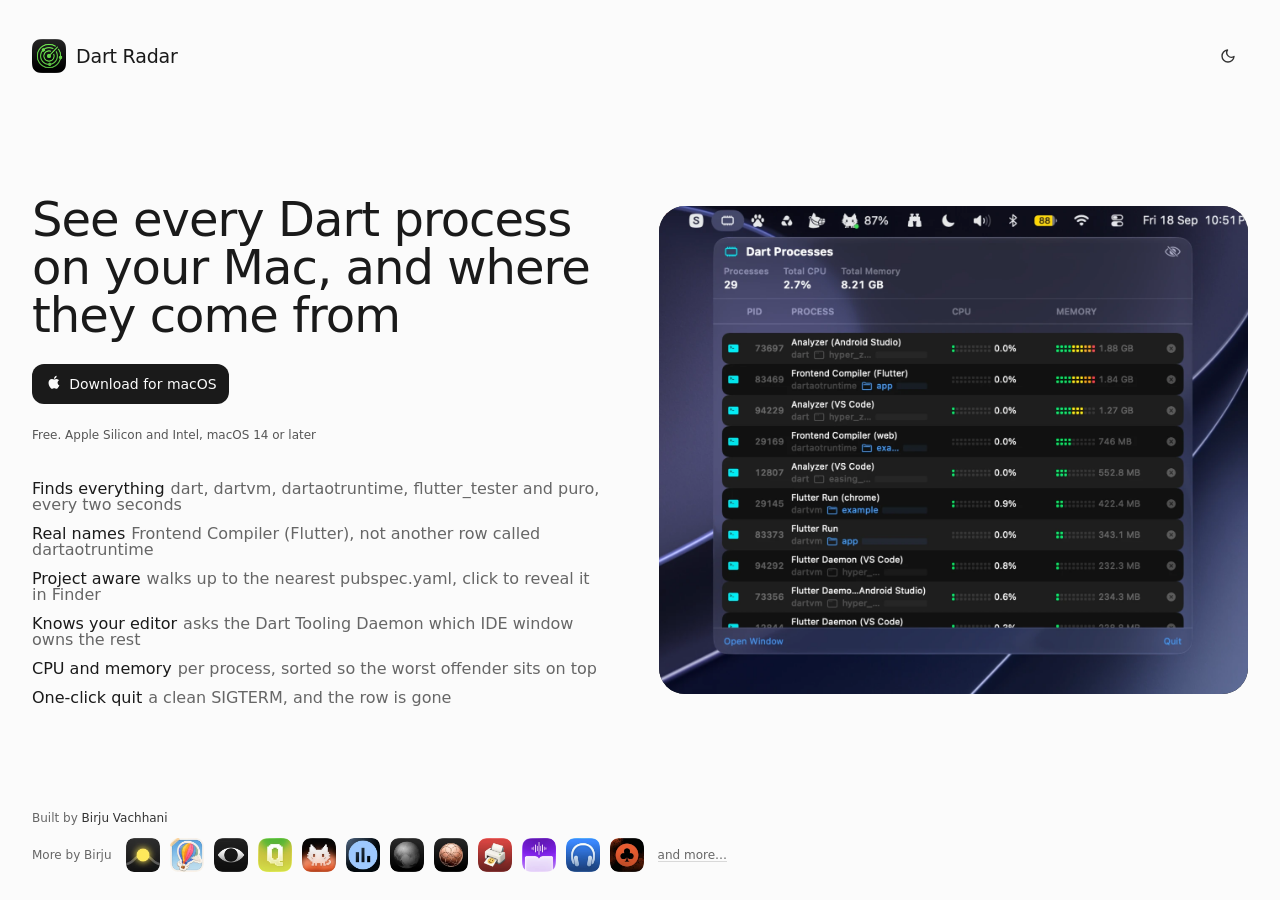
<file: index.html>
<!DOCTYPE html>
<html lang="en">
<head>
<meta charset="utf-8">
<meta name="viewport" content="width=device-width, initial-scale=1.0">
<title>Dart Radar: see every Dart process on your Mac</title>
<meta name="description" content="Every Dart and Flutter process running on your Mac, what each one really is, which project it belongs to, and what it costs you. Native, tiny, free.">
<link rel="canonical" href="https://dart-radar.birju.dev/">
<link rel="icon" type="image/png" href="app_icon.png">
<link rel="apple-touch-icon" href="app_icon.png">
<meta name="theme-color" content="#fbfbfb" media="(prefers-color-scheme: light)">
<meta name="theme-color" content="#121212" media="(prefers-color-scheme: dark)">
<!-- Open Graph. Every URL here is absolute: scrapers fetch these without a
     base URL, so a relative path resolves to nothing and the preview drops
     its image. -->
<meta property="og:type" content="website">
<meta property="og:site_name" content="Dart Radar">
<meta property="og:locale" content="en_US">
<meta property="og:url" content="https://dart-radar.birju.dev/">
<meta property="og:title" content="Dart Radar: see every Dart process on your Mac">
<meta property="og:description" content="See every Dart process on your Mac, and where they come from.">
<meta property="og:image" content="https://dart-radar.birju.dev/public/og.png">
<meta property="og:image:secure_url" content="https://dart-radar.birju.dev/public/og.png">
<meta property="og:image:type" content="image/png">
<meta property="og:image:width" content="1200">
<meta property="og:image:height" content="630">
<meta property="og:image:alt" content="Dart Radar: see every Dart process on your Mac, and where they come from">

<!-- X reads its own tags before falling back to og:*, and wants 2:1 rather
     than the 1.91:1 Open Graph image. -->
<meta name="twitter:card" content="summary_large_image">
<meta name="twitter:site" content="@birjuvachhani">
<meta name="twitter:creator" content="@birjuvachhani">
<meta name="twitter:title" content="Dart Radar: see every Dart process on your Mac">
<meta name="twitter:description" content="See every Dart process on your Mac, and where they come from.">
<meta name="twitter:image" content="https://dart-radar.birju.dev/public/og-twitter.png">
<meta name="twitter:image:alt" content="Dart Radar: see every Dart process on your Mac, and where they come from">
<script>
  (function () {
    var root = document.documentElement;

    // Without light-dark() the stylesheet has only its flat dark fallback, so
    // there is no second theme to reach. Leave the attribute unset and the
    // toggle stays hidden. See the @supports block in style.css.
    if (!window.CSS || !CSS.supports('color', 'light-dark(#000, #fff)')) return;

    var stored = null;
    try {
      stored = localStorage.getItem('dartradar-theme');
    } catch (e) {
      // Storage blocked, as Safari does in private browsing. Fall through to
      // the system preference.
    }

    root.dataset.theme =
      stored === 'light' || stored === 'dark'
        ? stored
        : matchMedia('(prefers-color-scheme: light)').matches
          ? 'light'
          : 'dark';

    root.classList.add('can-theme');
  })();
</script>
<link rel="stylesheet" href="style.css">
</head>
<body>
<div class="page page-home">

  <header class="site-header">
    <a class="brand" href="/" aria-label="Dart Radar">
      <img class="brand-mark" src="app_icon.png" width="34" height="34" alt="">
      <span class="brand-word">Dart Radar</span>
    </a>
    <nav class="site-nav">
      <button class="pill pill-ghost theme-toggle" type="button" aria-label="Switch theme">
        <svg class="icon-sun" width="16" height="16" viewBox="0 0 16 16" fill="none" stroke="currentColor" stroke-width="1.4" stroke-linecap="round" aria-hidden="true">
          <circle cx="8" cy="8" r="3.1"/>
          <path d="M8 2.8V1.5M8 13.2v1.3M13.2 8h1.3M2.8 8H1.5"/>
          <path d="M11.68 4.32l.92-.92M4.32 11.68l-.92.92M11.68 11.68l.92.92M4.32 4.32l-.92-.92"/>
        </svg>
        <svg class="icon-moon" width="16" height="16" viewBox="0 0 16 16" fill="none" stroke="currentColor" stroke-width="1.4" stroke-linecap="round" stroke-linejoin="round" aria-hidden="true">
          <path d="M14 8.5A6 6 0 1 1 7.5 2 4.7 4.7 0 0 0 14 8.5Z"/>
        </svg>
      </button>
    </nav>
  </header>

  <main class="split">

    <div class="col-copy">

      <div class="hero">
        <h1 class="headline">See every Dart process on your Mac, and where they come from</h1>
        <div class="cta">
          <a class="download" href="https://artifacts.birju.dev/dartradar/DartRadar-1.1.0.dmg">
            <svg width="17.142857142857142" height="20" viewBox="0 0 24 28" xmlns="http://www.w3.org/2000/svg" fill="currentColor" aria-hidden="true">
              <path d="M19.05 21.28c-.98.95-2.05.86-3.08.41-1.07-.46-2.09-.48-3.24 0-1.44.62-2.2.44-3.06-.41C4.79 16.25 5.51 8.59 11.05 8.31c1.35.07 2.29.74 3.08.8 1.18-.24 2.31-.93 3.57-.84 1.51.12 2.65.72 3.4 1.8-3.12 1.87-2.38 5.98.48 7.13-.57 1.5-1.31 2.99-2.54 4.09zM14 8.25c-.15-2.23 1.66-4.07 3.74-4.25.29 2.58-2.34 4.5-3.74 4.25z"/>
            </svg>
            <span>Download for macOS</span>
          </a>
        </div>
        <p class="caption">Free. Apple Silicon and Intel, macOS 14 or later</p>
      </div>

      <ul class="features">
        <li class="feature"><span class="feature-label">Finds everything</span><span class="feature-desc">dart, dartvm, dartaotruntime, flutter_tester and puro, every two seconds</span></li>
        <li class="feature"><span class="feature-label">Real names</span><span class="feature-desc">Frontend Compiler (Flutter), not another row called dartaotruntime</span></li>
        <li class="feature"><span class="feature-label">Project aware</span><span class="feature-desc">walks up to the nearest pubspec.yaml, click to reveal it in Finder</span></li>
        <li class="feature"><span class="feature-label">Knows your editor</span><span class="feature-desc">asks the Dart Tooling Daemon which IDE window owns the rest</span></li>
        <li class="feature"><span class="feature-label">CPU and memory</span><span class="feature-desc">per process, sorted so the worst offender sits on top</span></li>
        <li class="feature"><span class="feature-label">One-click quit</span><span class="feature-desc">a clean SIGTERM, and the row is gone</span></li>
      </ul>

    </div>

    <div class="shots">
      <div class="shot">
        <img src="shots/01-dart-processes.webp" width="1400" height="1161" alt="Dart Radar, every Dart process with CPU and memory" loading="eager" decoding="async">
      </div>
      <div class="shot">
        <img src="shots/02-menu-bar.webp" width="1400" height="1161" alt="Dart Radar, lives in the menu bar" loading="eager" decoding="async">
      </div>
    </div>

  </main>

  <footer class="colophon">
    <span>Built by <a class="colophon-link" href="https://birju.dev" rel="me noopener noreferrer" target="_blank">Birju Vachhani</a></span>
  </footer>

  <section class="more-apps" aria-label="More apps by Birju Vachhani">
    <span class="more-apps-label">More by Birju</span>
    <ul class="app-list">
        <li><a class="app" href="https://hyperzones.app" target="_blank" rel="noopener noreferrer"
               data-name="Hyper Zones ↗" aria-label="Hyper Zones, opens in a new tab"><img src="public/app_icons/hyper-zones.webp" width="128" height="128" alt="" decoding="async"></a></li>
        <li><a class="app" href="https://whatwesaw.hyperdesigned.dev" target="_blank" rel="noopener noreferrer"
               data-name="What We Saw ↗" aria-label="What We Saw, opens in a new tab"><img src="public/app_icons/what-we-saw.webp" width="128" height="128" alt="" decoding="async"></a></li>
        <li><a class="app" href="https://dreamcouncil.ai" target="_blank" rel="noopener noreferrer"
               data-name="Dream Council ↗" aria-label="Dream Council, opens in a new tab"><img src="public/app_icons/dream-council.webp" width="128" height="128" alt="" decoding="async"></a></li>
        <li><a class="app" href="https://macq.birju.dev" target="_blank" rel="noopener noreferrer"
               data-name="MacQ ↗" aria-label="MacQ, opens in a new tab"><img src="public/app_icons/macq.webp" width="128" height="128" alt="" decoding="async"></a></li>
        <li><span class="app app-soon" data-name="Moxie (coming soon)"
               role="img" aria-label="Moxie, coming soon"><img src="public/app_icons/moxie.webp" width="128" height="128" alt="" decoding="async"></span></li>
        <li><a class="app" href="https://targetmate.birju.dev" target="_blank" rel="noopener noreferrer"
               data-name="Target Mate ↗" aria-label="Target Mate, opens in a new tab"><img src="public/app_icons/target-mate.webp" width="128" height="128" alt="" decoding="async"></a></li>
        <li><a class="app" href="https://pluto.birju.dev" target="_blank" rel="noopener noreferrer"
               data-name="Pluto ↗" aria-label="Pluto, opens in a new tab"><img src="public/app_icons/pluto.webp" width="128" height="128" alt="" decoding="async"></a></li>
        <li><span class="app app-soon" data-name="Copper (coming soon)"
               role="img" aria-label="Copper, coming soon"><img src="public/app_icons/copper.webp" width="128" height="128" alt="" decoding="async"></span></li>
        <li><a class="app" href="https://github.com/birjuvachhani/fake_printer" target="_blank" rel="noopener noreferrer"
               data-name="Fake Printer ↗" aria-label="Fake Printer, opens in a new tab"><img src="public/app_icons/fake-printer.webp" width="128" height="128" alt="" decoding="async"></a></li>
        <li><span class="app app-soon" data-name="Booksy (coming soon)"
               role="img" aria-label="Booksy, coming soon"><img src="public/app_icons/booksy.webp" width="128" height="128" alt="" decoding="async"></span></li>
        <li><span class="app app-soon" data-name="Nero (coming soon)"
               role="img" aria-label="Nero, coming soon"><img src="public/app_icons/nero.webp" width="128" height="128" alt="" decoding="async"></span></li>
        <li><a class="app" href="https://club.birju.dev" target="_blank" rel="noopener noreferrer"
               data-name="Club ↗" aria-label="Club, opens in a new tab"><img src="public/app_icons/club.webp" width="128" height="128" alt="" decoding="async"></a></li>
    </ul>
    <a class="more-apps-link" href="https://birju.dev/apps" target="_blank" rel="noopener noreferrer">and more&hellip;</a>
  </section>

</div>

<script type="module">
  const toggle = document.querySelector('.theme-toggle');
  const root = document.documentElement;
  const system = matchMedia('(prefers-color-scheme: dark)');
  const KEY = 'dartradar-theme';
  const themeColor = { light: '#fbfbfb', dark: '#121212' };

  function stored() {
    try { return localStorage.getItem(KEY); } catch { return null; }
  }

  function apply(theme) {
    root.dataset.theme = theme;
    toggle?.setAttribute(
      'aria-label',
      theme === 'dark' ? 'Switch to the light theme' : 'Switch to the dark theme'
    );
    for (const meta of document.querySelectorAll('meta[name="theme-color"]')) {
      meta.setAttribute('content', themeColor[theme]);
    }
  }

  if (toggle && root.classList.contains('can-theme')) {
    apply(root.dataset.theme === 'light' ? 'light' : 'dark');

    toggle.addEventListener('click', () => {
      const next = root.dataset.theme === 'dark' ? 'light' : 'dark';
      // Matching the system preference clears the override rather than pinning
      // it, so the page keeps following the OS from then on.
      try {
        if (next === (system.matches ? 'dark' : 'light')) localStorage.removeItem(KEY);
        else localStorage.setItem(KEY, next);
      } catch {}
      apply(next);
    });

    system.addEventListener('change', (event) => {
      const override = stored();
      if (override !== 'light' && override !== 'dark') apply(event.matches ? 'dark' : 'light');
    });
  }
</script>

</body>
</html>
</file>
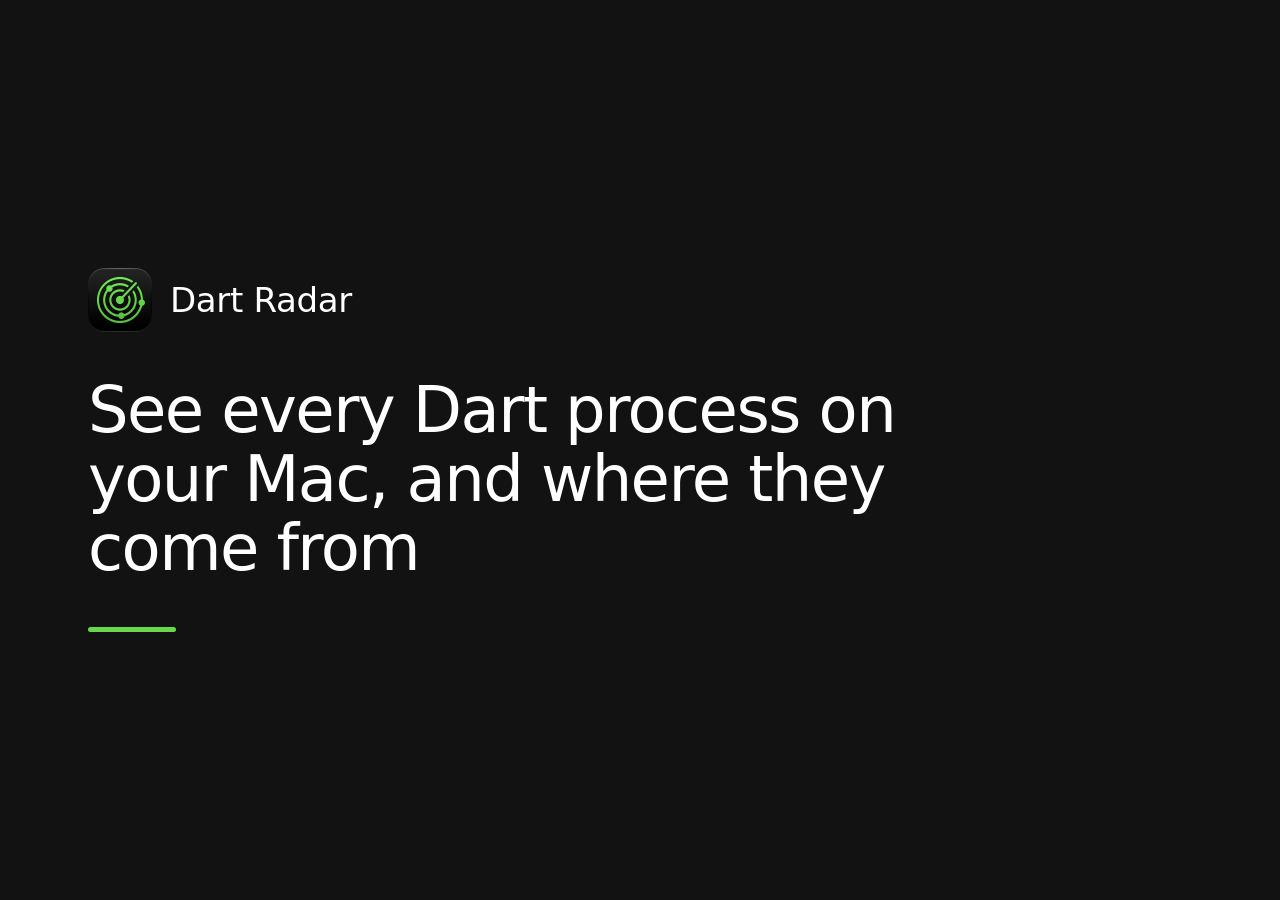
<file: _og.html>
<!DOCTYPE html>
<!-- Source for public/og.png. Rendered once with headless Chrome at 1200x630
     (see the command in the project notes); not served as part of the site. -->
<html lang="en">
<head>
<meta charset="utf-8">
<link rel="stylesheet" href="style.css">
<style>
  :root { color-scheme: dark; }

  html, body { min-height: 0; }

  body {
    width: 1200px;
    height: 100vh;
    margin: 0;
    display: flex;
    flex-direction: column;
    justify-content: center;
    gap: 44px;
    padding: 0 88px;
    background: #121212;
    color: #fff;
    overflow: hidden;
  }

  .brand { display: flex; align-items: center; gap: 18px; height: auto; }
  .brand img { width: 64px; height: 64px; }
  .brand span { font-size: 34px; font-weight: 500; letter-spacing: -0.01em; }

  h1 {
    max-width: 960px;
    margin: 0;
    font-size: 64px;
    font-weight: 400;
    line-height: 1.08;
    letter-spacing: -0.025em;
  }

  .rule { width: 88px; height: 5px; border-radius: 3px; background: #67d84c; }
</style>
</head>
<body>
  <div class="brand">
    <img src="app_icon.png" alt="">
    <span>Dart Radar</span>
  </div>
  <h1>See every Dart process on your Mac, and where they come from</h1>
  <div class="rule"></div>
</body>
</html>
</file>
<file: style.css>
:root {
  color-scheme: light dark;
  --bg: light-dark(#fbfbfb, #121212);
  --surface: light-dark(#1a1a1a, #323232);
  --surface-ink: light-dark(#fbfbfb, #fff);
  --surface-hover: light-dark(#333, #3f3f3f);
  --surface-ghost-hover: light-dark(#00000008, #ffffff0a);
  --surface-screenshot: light-dark(#00000008, #ffffff0f);
  --ink: light-dark(#1a1a1a, #fff);
  --ink-80: light-dark(#333, #fffc);
  --ink-60: light-dark(#555, #fff9);
  --ink-50: light-dark(#666, #ffffff80);
  --stroke-ghost: light-dark(#d9d9d9, #ffffff1f);
  --stroke-hover: light-dark(#c4c4c4, #ffffff2e);
  --accent: light-dark(#3b7d29, #67d84c);
  --font: -apple-system, BlinkMacSystemFont, "SF Pro Display", system-ui, "Segoe UI", sans-serif;
  --radius: 12px;
  --radius-shot: 26px;
  --gutter-x: 32px;
  --gutter-top: 36px;
  --gutter-bottom: 28px;
  --split-gap: 56px;
  /* Everything above and below the split, so the shot takes the slack. */
  --shot-budget: 234px;
  /* One shot is on screen at a time, so its width is bounded by the height left
     over times its aspect ratio (both shots are 1400x1161), or by 46vw, so the
     copy keeps its half of the page on a wide display. */
  --shots-w: min(46vw, calc((100vh - var(--shot-budget)) * 1.206));
}

:root[data-theme="light"] { color-scheme: light; }
:root[data-theme="dark"] { color-scheme: dark; }

/* Without light-dark() there is no second theme to reach, so the toggle stays
   hidden (see the .can-theme guard) and these flat dark values are all there is. */
@supports not (color: light-dark(#000, #fff)) {
  :root,
  :root[data-theme="light"],
  :root[data-theme="dark"] {
    color-scheme: dark;
    --bg: #121212;
    --surface: #323232;
    --surface-ink: #fff;
    --surface-hover: #3f3f3f;
    --surface-ghost-hover: #ffffff0a;
    --surface-screenshot: #ffffff0f;
    --ink: #fff;
    --ink-80: #fffc;
    --ink-60: #fff9;
    --ink-50: #ffffff80;
    --stroke-ghost: #ffffff1f;
    --stroke-hover: #ffffff2e;
    --accent: #67d84c;
  }
}

* { box-sizing: border-box; }

html, body {
  margin: 0;
  padding: 0;
  min-height: 100vh;
  background: var(--bg);
  color: var(--ink);
}

/* The two-column layout is built to fit the viewport, so any scrollbar there is
   rounding noise. Below that breakpoint the page really does scroll, and hiding
   the bar would hide the only affordance saying so. */
@media (width >= 1000px) {
  html, body { scrollbar-width: none; }
  html::-webkit-scrollbar, body::-webkit-scrollbar { display: none; }
}

body {
  font-family: var(--font);
  font-size: 16px;
  font-weight: 400;
  line-height: 1;
  -webkit-font-smoothing: antialiased;
}

a { color: inherit; text-decoration: none; }
::selection { background: var(--accent); color: var(--bg); }
:focus-visible { outline: 2px solid var(--accent); outline-offset: 2px; }

.page {
  display: flex;
  flex-direction: column;
  min-height: 100vh;
  padding: var(--gutter-top) var(--gutter-x) var(--gutter-bottom);
}

.main { display: flex; flex-direction: column; flex: 1; }

/* Header */

.site-header {
  display: flex;
  align-items: center;
  gap: 24px;
  margin-bottom: 40px;
}

.brand {
  display: inline-flex;
  align-items: center;
  gap: 10px;
  height: 38px;
  color: var(--ink);
}

.brand-mark { width: 34px; height: 34px; }

.brand-word {
  font-size: 19px;
  font-weight: 500;
  line-height: 1;
  letter-spacing: -0.01em;
}

.site-nav { display: flex; align-items: center; gap: 8px; margin-left: auto; }

.pill {
  display: inline-flex;
  justify-content: center;
  align-items: center;
  width: 107px;
  height: 40px;
  border: 1px solid transparent;
  border-radius: var(--radius);
  background: none;
  color: var(--ink);
  font-family: var(--font);
  font-size: 14px;
  font-weight: 500;
  line-height: 1;
  cursor: pointer;
  transition: background 0.15s, border-color 0.15s;
}

.pill-ghost:hover { background: var(--surface-ghost-hover); }
.pill-outline { border-color: var(--stroke-ghost); }
.pill-outline:hover { border-color: var(--stroke-hover); background: var(--surface-ghost-hover); }

.theme-toggle { display: none; width: 40px; padding: 0; color: var(--ink-80); }
:root.can-theme .theme-toggle { display: inline-flex; }
.theme-toggle:hover { color: var(--ink); }
:root[data-theme="dark"] .theme-toggle .icon-moon,
:root[data-theme="light"] .theme-toggle .icon-sun { display: none; }

/* Hero */

.hero { display: flex; flex-direction: column; flex-shrink: 0; }

.headline {
  max-width: 720px;
  margin: 0;
  font-size: 48px;
  font-weight: 400;
  line-height: 1;
  letter-spacing: -0.02em;
}

.cta { display: flex; align-items: center; gap: 0; margin-top: 25px; }

.download {
  display: inline-flex;
  align-items: center;
  gap: 8px;
  height: 40px;
  padding: 0 12px;
  border-radius: var(--radius);
  background: var(--surface);
  color: var(--surface-ink);
  font-size: 14px;
  font-weight: 500;
  line-height: 1;
  transition: background 0.15s;
}

.download:hover { background: var(--surface-hover); }
.download svg { flex-shrink: 0; margin-bottom: 1px; }

.caption {
  margin: 25px 0 0;
  color: var(--ink-60);
  font-size: 12px;
  font-weight: 500;
  line-height: 1;
}

/* Split: copy on the left, screenshots stacked on the right */

.split {
  display: flex;
  align-items: center;
  gap: var(--split-gap);
  flex: 1;
  /* Without this the row refuses to shrink below its content, and the shot
     height calc below has nothing to push against. */
  min-height: 0;
}

.col-copy {
  display: flex;
  flex-direction: column;
  justify-content: center;
  gap: 40px;
  flex: 1;
  min-width: 0;
}

/* Both shots share one grid cell so they can cross-fade in place, with no
   layout shift and nothing reserved for the one that is currently hidden. */
.shots {
  display: grid;
  flex: none;
  width: var(--shots-w);
}

.shot {
  grid-area: 1 / 1;
  border-radius: var(--radius-shot);
  background: var(--surface-screenshot);
  overflow: hidden;
  animation: shot-cycle 9s ease-in-out infinite;
}

/* Half a cycle back, so the second shot is already faded out at t=0 and the
   loop opens on the first one rather than on a blank frame. */
.shot:nth-child(2) { animation-delay: -4.5s; }

/* Width is driven, height follows from the image's own width/height attributes,
   so each screenshot keeps its real aspect ratio and is never cropped. */
.shot img {
  display: block;
  width: 100%;
  height: auto;
}

@keyframes shot-cycle {
  0%, 44% { opacity: 1; }
  50%, 94% { opacity: 0; }
  100% { opacity: 1; }
}

/* Features */

.features {
  display: flex;
  flex-direction: column;
  flex-shrink: 0;
  gap: 13px;
  margin: 0;
  padding: 0;
  list-style: none;
}

.feature { font-size: 16px; line-height: 1; }
.feature-label { padding-right: 6px; color: var(--ink); font-weight: 400; }
.feature-desc { color: var(--ink-50); font-weight: 400; }

/* Footer */

.colophon {
  display: flex;
  align-items: baseline;
  flex-shrink: 0;
  gap: 16px;
  margin-top: 28px;
  color: var(--ink-50);
  font-size: 12px;
  font-weight: 500;
  line-height: 1;
}

.colophon-link { color: var(--ink-80); transition: color 0.15s; }
.colophon-link:hover { color: var(--accent); }

/* More apps */

.more-apps {
  display: flex;
  align-items: center;
  flex-wrap: wrap;
  flex-shrink: 0;
  gap: 8px 14px;
  margin-top: 14px;
}

.more-apps-label {
  color: var(--ink-50);
  font-size: 12px;
  font-weight: 500;
  line-height: 1;
}

.app-list {
  display: flex;
  align-items: center;
  flex-wrap: wrap;
  gap: 10px;
  margin: 0;
  padding: 0;
  list-style: none;
}

.app-list li { display: flex; }

.app {
  position: relative;
  display: block;
  width: 34px;
  height: 34px;
}

.app img {
  display: block;
  width: 100%;
  height: 100%;
  border-radius: 8px;
  transition: opacity 0.15s, filter 0.15s;
}

.app:hover img { opacity: 0.82; }

.more-apps-link {
  color: var(--ink-50);
  font-size: 12px;
  font-weight: 500;
  line-height: 1;
  white-space: nowrap;
  border-bottom: 1px solid var(--stroke-ghost);
  transition: color 0.15s, border-color 0.15s;
}

.more-apps-link:hover { color: var(--ink); border-bottom-color: var(--accent); }

/* Inert: these ship later, so there is nothing to open yet. They sit in full
   colour with the rest and only grey out under the cursor, at the moment
   someone is about to click and the tooltip says "coming soon". */
.app-soon { cursor: default; }
.app-soon:hover img { opacity: 0.5; filter: grayscale(1); }

/* Name on hover, always above the icon. */
.app::after {
  content: attr(data-name);
  position: absolute;
  bottom: calc(100% + 6px);
  left: 50%;
  transform: translateX(-50%);
  padding: 5px 8px;
  border-radius: 6px;
  background: var(--surface);
  color: var(--surface-ink);
  font-size: 11px;
  font-weight: 500;
  line-height: 1;
  white-space: nowrap;
  opacity: 0;
  pointer-events: none;
  transition: opacity 0.15s;
}

.app:hover::after,
.app:focus-visible::after { opacity: 1; }

@media (width <= 999px) {
  .split { flex-direction: column; align-items: center; justify-content: center; }
  .col-copy { flex: none; }
  /* One column now, so the shot is bounded by the page width, not the height. */
  .shots { width: min(100%, 560px); justify-self: center; }
}

@media (width <= 899px) {
  :root {
    --radius-shot: 22px;
    --gutter-x: 20px;
    --gutter-top: 20px;
    --gutter-bottom: 20px;
    --split-gap: 32px;
  }
  .site-header { margin-bottom: 24px; }
  .cta, .caption { margin-top: 16px; }
  .features { gap: 8px; }
  .colophon { margin-top: 16px; }
}

@media (width <= 599px) {
  :root {
    --radius-shot: 18px;
  }
  .headline { font-size: 24px; line-height: 120%; letter-spacing: -0.015em; }
  .feature { font-size: 14px; line-height: 140%; }
  .pill:not(.theme-toggle) { width: auto; padding: 0 16px; }
  .cta { flex-wrap: wrap; row-gap: 12px; }
}

@media (prefers-reduced-motion: reduce) {
  /* No cross-fade; the first shot simply stays up. */
  .shot { animation: none; }
  .shot:nth-child(2) { opacity: 0; }
  * { transition-duration: 0.01ms !important; }
}
</file>
